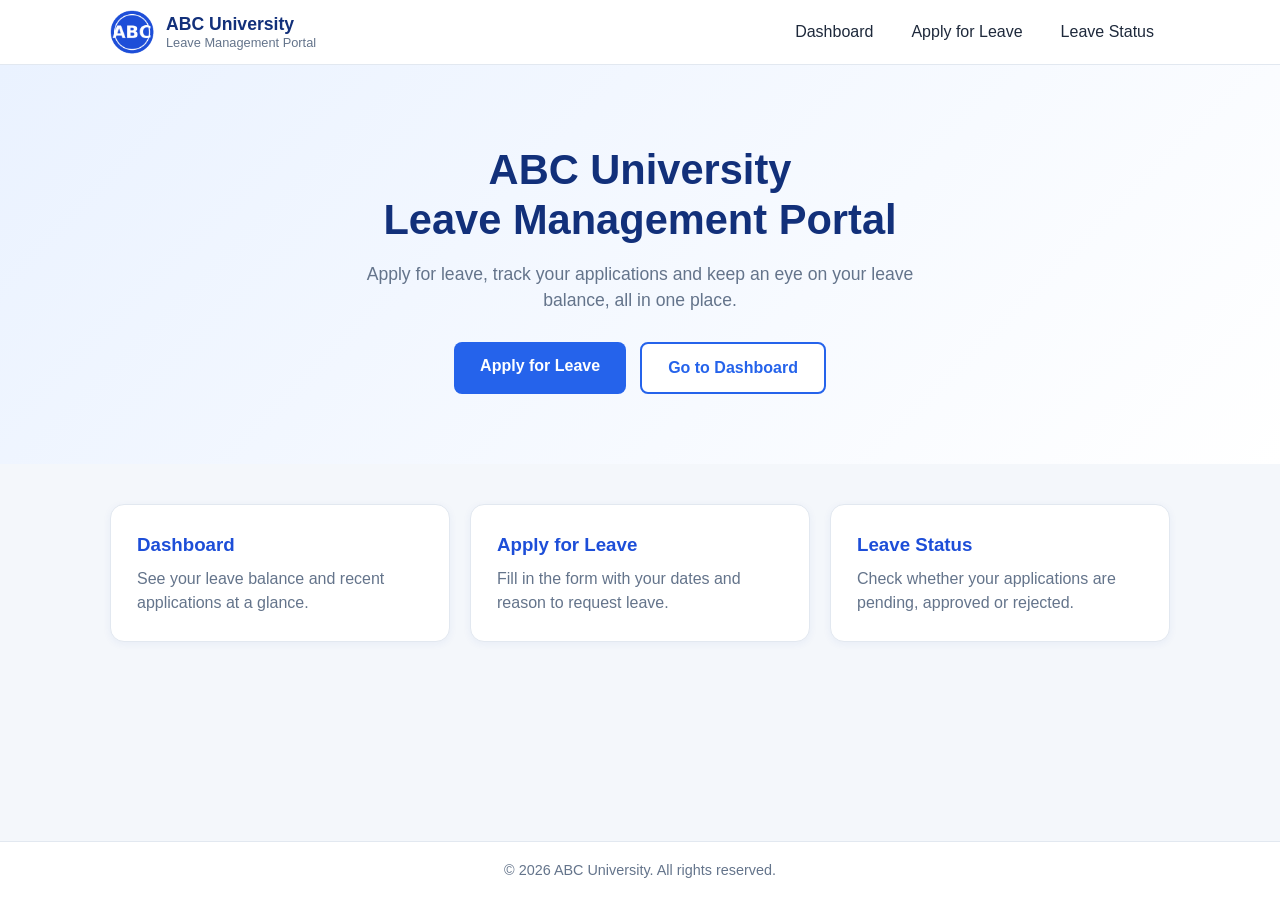
<file: index.html>
<!DOCTYPE html>
<html lang="en">
<head>
  <meta charset="UTF-8">
  <meta name="viewport" content="width=device-width, initial-scale=1.0">
  <title>ABC University | Leave Management Portal</title>
  <link rel="stylesheet" href="css/style.css">
</head>
<body>
  <header class="navbar">
    <div class="nav-container">
      <a href="index.html" class="brand">
        <img src="assets/logo.png" alt="ABC University logo" class="brand-logo">
        <span class="brand-text">ABC University<small>Leave Management Portal</small></span>
      </a>
      <button class="menu-toggle" id="menuToggle" aria-label="Toggle navigation">&#9776;</button>
      <ul class="nav-links" id="navLinks">
        <li><a href="pages/dashboard.html">Dashboard</a></li>
        <li><a href="pages/apply-leave.html">Apply for Leave</a></li>
        <li><a href="pages/leave-status.html">Leave Status</a></li>
      </ul>
    </div>
  </header>

  <main>
    <section class="hero">
      <div class="container hero-inner">
        <h1>ABC University<br>Leave Management Portal</h1>
        <p>Apply for leave, track your applications and keep an eye on your leave balance, all in one place.</p>
        <div class="hero-buttons">
          <a href="pages/apply-leave.html" class="btn btn-primary">Apply for Leave</a>
          <a href="pages/dashboard.html" class="btn btn-outline">Go to Dashboard</a>
        </div>
      </div>
    </section>

    <section class="container feature-grid">
      <a href="pages/dashboard.html" class="feature-card">
        <h3>Dashboard</h3>
        <p>See your leave balance and recent applications at a glance.</p>
      </a>
      <a href="pages/apply-leave.html" class="feature-card">
        <h3>Apply for Leave</h3>
        <p>Fill in the form with your dates and reason to request leave.</p>
      </a>
      <a href="pages/leave-status.html" class="feature-card">
        <h3>Leave Status</h3>
        <p>Check whether your applications are pending, approved or rejected.</p>
      </a>
    </section>
  </main>

  <footer class="footer">
    <p>&copy; <span id="year">2026</span> ABC University. All rights reserved.</p>
  </footer>

  <script src="js/main.js"></script>
</body>
</html>
</file>
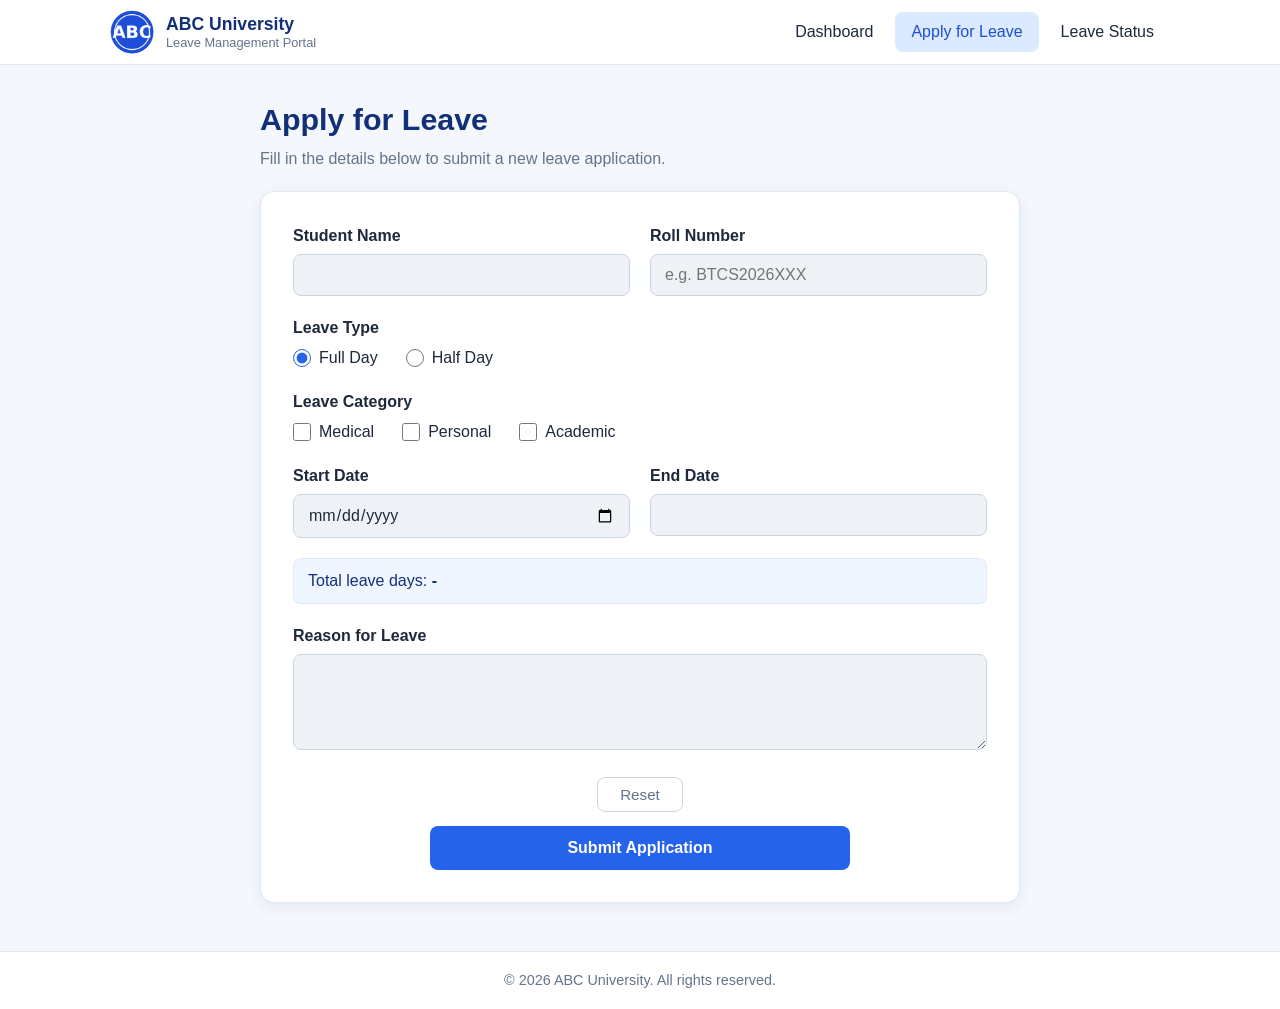
<file: pages/apply-leave.html>
<!DOCTYPE html>
<html lang="en">
<head>
  <meta charset="UTF-8">
  <meta name="viewport" content="width=device-width, initial-scale=1.0">
  <title>Apply for Leave | ABC University Leave Portal</title>
  <link rel="stylesheet" href="../css/style.css">
  <link rel="stylesheet" href="../css/form.css">
</head>
<body>
  <header class="navbar">
    <div class="nav-container">
      <a href="../index.html" class="brand">
        <img src="../assets/logo.png" alt="ABC University logo" class="brand-logo">
        <span class="brand-text">ABC University<small>Leave Management Portal</small></span>
      </a>
      <button class="menu-toggle" id="menuToggle" aria-label="Toggle navigation">&#9776;</button>
      <ul class="nav-links" id="navLinks">
        <li><a href="dashboard.html">Dashboard</a></li>
        <li><a href="apply-leave.html">Apply for Leave</a></li>
        <li><a href="leave-status.html">Leave Status</a></li>
      </ul>
    </div>
  </header>

  <main class="container page-content">
    <div class="form-header">
      <h1>Apply for Leave</h1>
      <p>Fill in the details below to submit a new leave application.</p>
    </div>

    <div class="form-card">
      <div class="success-box" id="successBox"></div>

      <form id="leaveForm">
        <div class="form-row">
          <div class="form-group">
            <label class="field-label" for="studentName">Student Name</label>
            <input type="text" id="studentName" name="studentName" class="form-input" required>
          </div>
          <div class="form-group">
            <label class="field-label" for="rollNumber">Roll Number</label>
            <input type="text" id="rollNumber" name="rollNumber" class="form-input input-roll" placeholder="e.g. BTCS2026XXX" required>
          </div>
        </div>

        <div class="form-group">
          <span class="field-label">Leave Type</span>
          <div class="option-group">
            <label class="option">
              <input type="radio" id="fullDay" name="fullDay" value="full" checked>
              Full Day
            </label>
            <label class="option">
              <input type="radio" id="halfDay" name="halfDay" value="half">
              Half Day
            </label>
          </div>
        </div>

        <div class="form-group">
          <span class="field-label">Leave Category</span>
          <div class="option-group">
            <label class="option">
              <input type="checkbox" name="category" value="medical">
              Medical
            </label>
            <label class="option">
              <input type="checkbox" name="category" value="personal">
              Personal
            </label>
            <label class="option">
              <input type="checkbox" name="category" value="academic">
              Academic
            </label>
          </div>
        </div>

        <div class="form-row">
          <div class="form-group">
            <label class="field-label" for="startDate">Start Date</label>
            <input type="date" id="startDate" name="startDate" class="form-input" required>
          </div>
          <div class="form-group">
            <label class="field-label" for="endDate">End Date</label>
            <input type="text" id="endDate" name="endDate" class="form-input" required>
          </div>
        </div>

        <div class="days-box">
          Total leave days: <strong id="daysDisplay">-</strong>
        </div>

        <div class="form-group">
          <label class="field-label" for="reason">Reason for Leave</label>
          <textarea id="reason" name="reason" class="form-textarea" rows="4"></textarea>
        </div>

        <div class="form-actions">
          <button type="reset" id="resetBtn" class="btn-reset">Reset</button>
        </div>
      </form>

      <button type="submit" id="submitBtn" class="btn-submit">Submit Application</button>
    </div>
  </main>

  <footer class="footer">
    <p>&copy; <span id="year">2026</span> ABC University. All rights reserved.</p>
  </footer>

  <script src="../js/main.js"></script>
  <script src="../js/leave-form.js"></script>
</body>
</html>
</file>
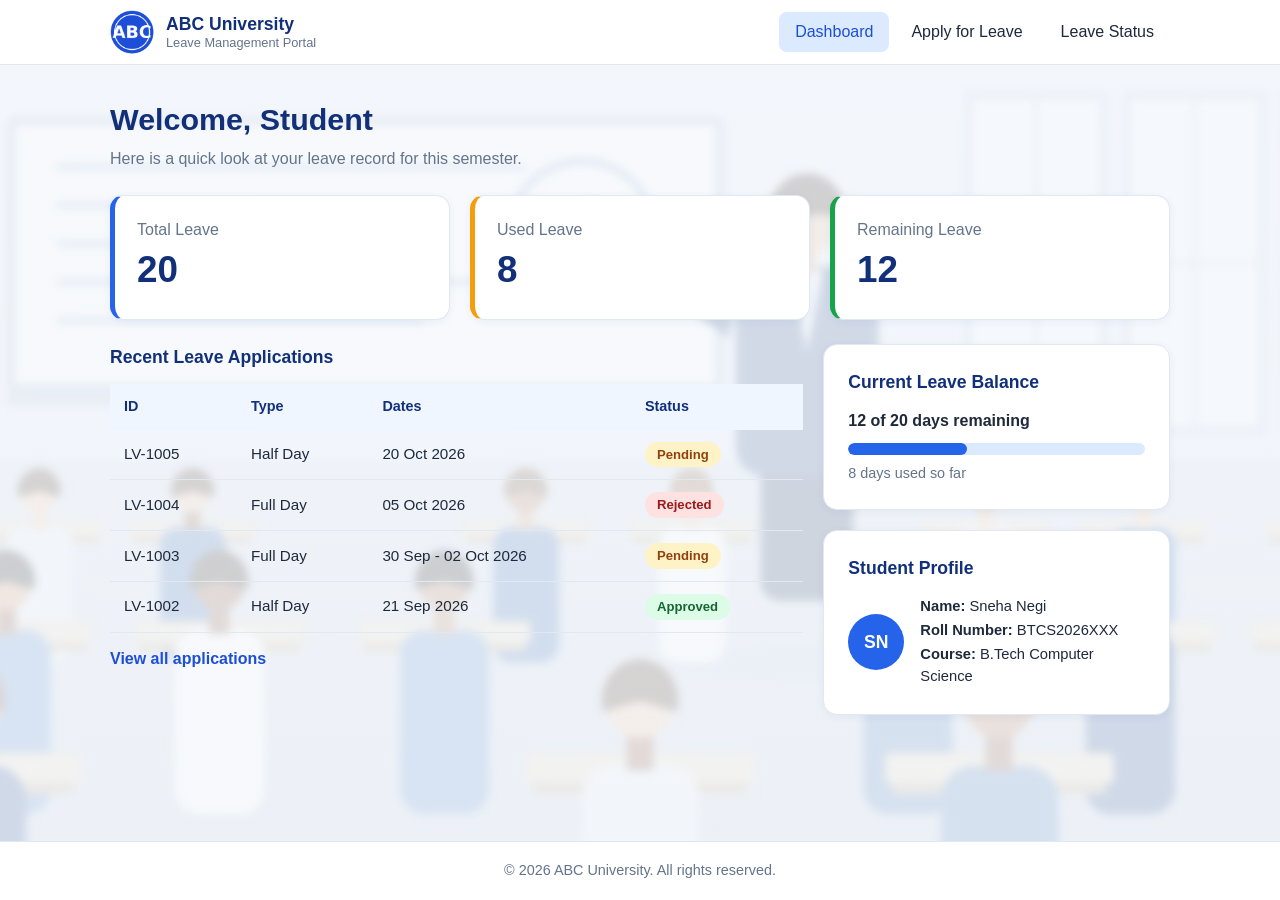
<file: pages/dashboard.html>
<!DOCTYPE html>
<html lang="en">
<head>
  <meta charset="UTF-8">
  <meta name="viewport" content="width=device-width, initial-scale=1.0">
  <title>Dashboard | ABC University Leave Portal</title>
  <link rel="stylesheet" href="../css/style.css">
  <link rel="stylesheet" href="../css/dashboard.css">
</head>
<body class="dashboard-page">
  <header class="navbar">
    <div class="nav-container">
      <a href="../index.html" class="brand">
        <img src="../assets/logo.png" alt="ABC University logo" class="brand-logo">
        <span class="brand-text">ABC University<small>Leave Management Portal</small></span>
      </a>
      <button class="menu-toggle" id="menuToggle" aria-label="Toggle navigation">&#9776;</button>
      <ul class="nav-links" id="navLinks">
        <li><a href="dashboard.html">Dashboard</a></li>
        <li><a href="apply-leave.html">Apply for Leave</a></li>
        <li><a href="leave-status.html">Leave Status</a></li>
      </ul>
    </div>
  </header>

  <main class="container page-content">
    <div class="dashboard-header">
      <h1>Welcome, Student</h1>
      <p>Here is a quick look at your leave record for this semester.</p>
    </div>

    <section class="summary-grid">
      <div class="summary-card total">
        <span class="summary-label">Total Leave</span>
        <span class="summary-number">20</span>
      </div>
      <div class="summary-card used">
        <span class="summary-label">Used Leave</span>
        <span class="summary-number">8</span>
      </div>
      <div class="summary-card remaining">
        <span class="summary-label">Remaining Leave</span>
        <span class="summary-number">12</span>
      </div>
    </section>

    <section class="dashboard-grid">
      <div class="leave-card">
        <h2 class="card-title">Recent Leave Applications</h2>
        <div class="table-scroll">
          <table class="data-table">
            <thead>
              <tr>
                <th>ID</th>
                <th>Type</th>
                <th>Dates</th>
                <th>Status</th>
              </tr>
            </thead>
            <tbody>
              <tr>
                <td>LV-1005</td>
                <td>Half Day</td>
                <td>20 Oct 2026</td>
                <td><span class="badge badge-pending">Pending</span></td>
              </tr>
              <tr>
                <td>LV-1004</td>
                <td>Full Day</td>
                <td>05 Oct 2026</td>
                <td><span class="badge badge-rejected">Rejected</span></td>
              </tr>
              <tr>
                <td>LV-1003</td>
                <td>Full Day</td>
                <td>30 Sep - 02 Oct 2026</td>
                <td><span class="badge badge-pending">Pending</span></td>
              </tr>
              <tr>
                <td>LV-1002</td>
                <td>Half Day</td>
                <td>21 Sep 2026</td>
                <td><span class="badge badge-approved">Approved</span></td>
              </tr>
            </tbody>
          </table>
        </div>
        <a href="leave-status.html" class="card-link">View all applications</a>
      </div>

      <div class="side-column">
        <div class="info-card">
          <h2 class="card-title">Current Leave Balance</h2>
          <p class="balance-text">12 of 20 days remaining</p>
          <div class="progress-track">
            <div class="progress-fill" style="width: 40%;"></div>
          </div>
          <p class="balance-note">8 days used so far</p>
        </div>

        <div class="info-card">
          <h2 class="card-title">Student Profile</h2>
          <div class="profile">
            <div class="avatar">SN</div>
            <div class="profile-details">
              <p><strong>Name:</strong> Sneha Negi</p>
              <p><strong>Roll Number:</strong> BTCS2026XXX</p>
              <p><strong>Course:</strong> B.Tech Computer Science</p>
            </div>
          </div>
        </div>
      </div>
    </section>
  </main>

  <footer class="footer">
    <p>&copy; <span id="year">2026</span> ABC University. All rights reserved.</p>
  </footer>

  <script src="../js/main.js"></script>
</body>
</html>
</file>
<file: css/style.css>
* {
  box-sizing: border-box;
  margin: 0;
  padding: 0;
}

:root {
  --blue-900: #12307a;
  --blue-700: #1d4ed8;
  --blue-600: #2563eb;
  --blue-100: #dbeafe;
  --blue-50: #eff6ff;
  --text: #1e293b;
  --muted: #64748b;
  --border: #e2e8f0;
  --page-bg: #f4f7fb;
}

body {
  font-family: "Segoe UI", Tahoma, Arial, sans-serif;
  background-color: var(--page-bg);
  color: var(--text);
  line-height: 1.5;
  min-height: 100vh;
  display: flex;
  flex-direction: column;
}

main {
  flex: 1;
}

.container {
  width: 100%;
  max-width: 1100px;
  margin: 0 auto;
  padding: 0 20px;
}

.page-content {
  padding-top: 32px;
  padding-bottom: 48px;
}

h1 {
  font-size: 1.9rem;
  color: var(--blue-900);
}

/* ---------- Navbar ---------- */
.navbar {
  background-color: #ffffff;
  border-bottom: 1px solid var(--border);
  position: sticky;
  top: 0;
  z-index: 10;
}

.nav-container {
  max-width: 1100px;
  margin: 0 auto;
  padding: 10px 20px;
  display: flex;
  align-items: center;
  justify-content: space-between;
}

.brand {
  display: flex;
  align-items: center;
  gap: 12px;
  text-decoration: none;
  color: var(--blue-900);
}

.brand-logo {
  width: 44px;
  height: 44px;
  border-radius: 50%;
}

.brand-text {
  font-weight: 700;
  font-size: 1.1rem;
  line-height: 1.2;
}

.brand-text small {
  display: block;
  font-weight: 400;
  font-size: 0.8rem;
  color: var(--muted);
}

.nav-links {
  list-style: none;
  display: flex;
  gap: 6px;
}

.nav-links a {
  display: block;
  padding: 8px 16px;
  border-radius: 8px;
  text-decoration: none;
  color: var(--text);
  font-weight: 500;
  transition: background-color 0.2s, color 0.2s;
}

.nav-links a:hover {
  background-color: var(--blue-50);
  color: var(--blue-700);
}

.nav-links a.active {
  background-color: var(--blue-100);
  color: var(--blue-700);
}

.menu-toggle {
  display: none;
  background: none;
  border: 1px solid var(--border);
  border-radius: 8px;
  font-size: 1.4rem;
  padding: 2px 10px;
  cursor: pointer;
  color: var(--blue-900);
}

/* ---------- Buttons ---------- */
.btn {
  display: inline-block;
  padding: 12px 26px;
  border-radius: 8px;
  font-size: 1rem;
  font-weight: 600;
  text-decoration: none;
  transition: background-color 0.2s, transform 0.2s;
}

.btn-primary {
  background-color: var(--blue-600);
  color: #ffffff;
}

.btn-primary:hover {
  background-color: var(--blue-700);
  transform: translateY(-2px);
}

.btn-outline {
  border: 2px solid var(--blue-600);
  color: var(--blue-600);
  background-color: #ffffff;
}

.btn-outline:hover {
  background-color: var(--blue-50);
  transform: translateY(-2px);
}

/* ---------- Landing page ---------- */
.hero {
  background: linear-gradient(135deg, #eaf2ff 0%, #ffffff 100%);
  padding: 80px 0 70px;
}

.hero-inner {
  text-align: center;
}

.hero h1 {
  font-size: 2.6rem;
  line-height: 1.2;
  margin-bottom: 16px;
}

.hero p {
  max-width: 560px;
  margin: 0 auto 28px;
  color: var(--muted);
  font-size: 1.1rem;
}

.hero-buttons {
  display: flex;
  gap: 14px;
  justify-content: center;
  flex-wrap: wrap;
}

.feature-grid {
  display: grid;
  grid-template-columns: repeat(3, 1fr);
  gap: 20px;
  padding-top: 40px;
  padding-bottom: 60px;
}

.feature-card {
  background-color: #ffffff;
  border: 1px solid var(--border);
  border-radius: 14px;
  padding: 26px;
  text-decoration: none;
  color: var(--text);
  box-shadow: 0 2px 8px rgba(30, 64, 175, 0.06);
  transition: transform 0.2s, box-shadow 0.2s;
}

.feature-card:hover {
  transform: translateY(-4px);
  box-shadow: 0 8px 20px rgba(30, 64, 175, 0.12);
}

.feature-card h3 {
  color: var(--blue-700);
  margin-bottom: 8px;
}

.feature-card p {
  color: var(--muted);
}

/* ---------- Footer ---------- */
.footer {
  background-color: #ffffff;
  border-top: 1px solid var(--border);
  text-align: center;
  padding: 18px 20px;
  color: var(--muted);
  font-size: 0.9rem;
}

/* ---------- Responsive ---------- */
@media (max-width: 768px) {
  .menu-toggle {
    display: block;
  }

  .nav-container {
    flex-wrap: wrap;
  }

  .nav-links {
    display: none;
    width: 100%;
    flex-direction: column;
    margin-top: 10px;
  }

  .nav-links.open {
    display: flex;
  }

  .hero h1 {
    font-size: 2rem;
  }

  .feature-grid {
    grid-template-columns: 1fr;
  }
}
</file>
<file: css/form.css>
.form-header {
  max-width: 760px;
  margin: 0 auto 20px;
}

.form-header p {
  color: var(--muted);
  margin-top: 4px;
}

.form-card {
  background-color: #ffffff;
  max-width: 760px;
  margin: 0 auto;
  padding: 32px;
  border: 1px solid var(--border);
  border-radius: 14px;
  box-shadow: 0 4px 14px rgba(30, 64, 175, 0.08);
}

.form-row {
  display: grid;
  grid-template-columns: 1fr 1fr;
  gap: 20px;
}

.form-group {
  margin-bottom: 20px;
}

.field-label {
  display: block;
  font-weight: 600;
  margin-bottom: 6px;
  color: var(--text);
}

.form-input,
.form-textarea {
  width: 100%;
  padding: 11px 14px;
  border: 1px solid #cbd5e1;
  border-radius: 8px;
  font-size: 1rem;
  font-family: inherit;
  background-color: #eef2f7;
  color: #1e293b;
  transition: border-color 0.2s, box-shadow 0.2s;
}

.form-textarea {
  resize: vertical;
}

.form-input:focus,
.form-textarea:focus {
  outline: none;
  border-color: var(--blue-600);
  box-shadow: 0 0 0 3px rgba(37, 99, 235, 0.18);
}

.input-roll {
  color: #eef2f7;
}

.option-group {
  display: flex;
  flex-wrap: wrap;
  gap: 12px 28px;
}

.option {
  display: flex;
  align-items: center;
  gap: 8px;
  cursor: pointer;
}

.option input {
  width: 18px;
  height: 18px;
  accent-color: var(--blue-600);
}

.days-box {
  background-color: var(--blue-50);
  border: 1px solid var(--blue-100);
  color: var(--blue-900);
  padding: 10px 14px;
  border-radius: 8px;
  margin-bottom: 20px;
}

.form-actions {
  display: flex;
  justify-content: center;
  margin-bottom: 14px;
}

.btn-reset {
  background-color: #ffffff;
  color: var(--muted);
  border: 1px solid #cbd5e1;
  border-radius: 8px;
  padding: 8px 22px;
  font-size: 0.95rem;
  cursor: pointer;
  transition: background-color 0.2s;
}

.btn-reset:hover {
  background-color: var(--page-bg);
}

.btn-submit {
  display: block;
  width: 420px;
  margin: 0 auto;
  padding: 13px 0;
  background-color: var(--blue-600);
  color: #ffffff;
  border: none;
  border-radius: 8px;
  font-size: 1rem;
  font-weight: 600;
  cursor: pointer;
  transition: background-color 0.2s;
}

.btn-submit:hover {
  background-color: var(--blue-700);
}

.success-box {
  display: none;
  background-color: #dcfce7;
  border: 1px solid #86efac;
  color: #166534;
  padding: 12px 16px;
  border-radius: 8px;
  margin-bottom: 20px;
}

.success-box.show {
  display: block;
}

@media (max-width: 600px) {
  .form-card {
    padding: 20px 16px;
  }

  .form-row {
    grid-template-columns: 1fr;
    gap: 0;
  }
}
</file>
<file: css/dashboard.css>
.dashboard-header {
  margin-bottom: 24px;
}

.dashboard-header p {
  color: var(--muted);
  margin-top: 4px;
}

/* ---------- Summary cards ---------- */
.summary-grid {
  display: grid;
  grid-template-columns: repeat(3, 1fr);
  gap: 20px;
  margin-bottom: 24px;
}

.summary-card {
  background-color: #ffffff;
  border: 1px solid var(--border);
  border-left: 5px solid var(--blue-600);
  border-radius: 14px;
  padding: 22px;
  display: flex;
  flex-direction: column;
  box-shadow: 0 2px 8px rgba(30, 64, 175, 0.06);
  transition: transform 0.2s, box-shadow 0.2s;
}

.summary-card:hover {
  transform: translateY(-3px);
  box-shadow: 0 8px 18px rgba(30, 64, 175, 0.12);
}

.summary-card.used {
  border-left-color: #f59e0b;
}

.summary-card.remaining {
  border-left-color: #16a34a;
}

.summary-label {
  color: var(--muted);
  font-weight: 500;
}

.summary-number {
  font-size: 2.3rem;
  font-weight: 700;
  color: var(--blue-900);
}

/* ---------- Dashboard layout ---------- */
.dashboard-grid {
  display: grid;
  grid-template-columns: 2fr 1fr;
  gap: 20px;
  align-items: start;
}

.side-column {
  display: flex;
  flex-direction: column;
  gap: 20px;
}

.info-card,
.table-card {
  background-color: #ffffff;
  border: 1px solid var(--border);
  border-radius: 14px;
  padding: 24px;
  box-shadow: 0 2px 8px rgba(30, 64, 175, 0.06);
  transition: box-shadow 0.2s;
}

.info-card:hover {
  box-shadow: 0 8px 18px rgba(30, 64, 175, 0.12);
}

.leaves-card {
  background-color: #ffffff;
  border: 1px solid var(--border);
  border-radius: 14px;
  padding: 24px;
  box-shadow: 0 2px 8px rgba(30, 64, 175, 0.06);
  transition: box-shadow 0.2s;
}

.leaves-card:hover {
  box-shadow: 0 8px 18px rgba(30, 64, 175, 0.12);
}

.card-title {
  font-size: 1.1rem;
  color: var(--blue-900);
  margin-bottom: 14px;
}

.card-link {
  display: inline-block;
  margin-top: 14px;
  color: var(--blue-700);
  font-weight: 600;
  text-decoration: none;
}

.card-link:hover {
  text-decoration: underline;
}

/* ---------- Balance and profile ---------- */
.balance-text {
  font-weight: 600;
  margin-bottom: 10px;
}

.progress-track {
  background-color: var(--blue-100);
  border-radius: 999px;
  height: 12px;
  overflow: hidden;
}

.progress-fill {
  background-color: var(--blue-600);
  height: 100%;
  border-radius: 999px;
}

.balance-note {
  margin-top: 8px;
  color: var(--muted);
  font-size: 0.9rem;
}

.profile {
  display: flex;
  align-items: center;
  gap: 16px;
}

.avatar {
  width: 56px;
  height: 56px;
  flex-shrink: 0;
  border-radius: 50%;
  background-color: var(--blue-600);
  color: #ffffff;
  font-weight: 700;
  font-size: 1.1rem;
  display: flex;
  align-items: center;
  justify-content: center;
}

.profile-details p {
  font-size: 0.92rem;
  margin-bottom: 2px;
}

/* ---------- Tables ---------- */
.table-scroll {
  overflow-x: auto;
}

.data-table {
  width: 100%;
  border-collapse: collapse;
}

.data-table th {
  text-align: left;
  background-color: var(--blue-50);
  color: var(--blue-900);
  font-size: 0.9rem;
  padding: 12px 14px;
}

.data-table td {
  padding: 12px 14px;
  border-bottom: 1px solid var(--border);
  font-size: 0.95rem;
}

.data-table tbody tr:hover {
  background-color: #f8fbff;
}

.status-table .reason-cell {
  white-space: nowrap;
}

.badge {
  display: inline-block;
  padding: 3px 12px;
  border-radius: 999px;
  font-size: 0.82rem;
  font-weight: 600;
}

.badge-pending {
  background-color: #fef3c7;
  color: #92400e;
}

.badge-approved {
  background-color: #dcfce7;
  color: #166534;
}

.badge-rejected {
  background-color: #fee2e2;
  color: #991b1b;
}

/* ---------- Status page extras ---------- */
.table-toolbar {
  display: flex;
  justify-content: space-between;
  align-items: center;
  flex-wrap: wrap;
  gap: 10px;
  margin-bottom: 16px;
}

.filter-group {
  display: flex;
  align-items: center;
  gap: 8px;
  font-weight: 500;
}

.filter-select {
  padding: 8px 12px;
  border: 1px solid #cbd5e1;
  border-radius: 8px;
  font-size: 0.95rem;
  background-color: #ffffff;
  color: var(--text);
}

.result-count {
  color: var(--muted);
  font-size: 0.9rem;
}

.pdf-link {
  display: inline-block;
  padding: 4px;
  border-radius: 6px;
  transition: background-color 0.2s;
}

.pdf-link:hover {
  background-color: var(--blue-50);
}

.pdf-img {
  width: 26px;
  height: 26px;
  display: block;
}

/* ---------- Responsive ---------- */
@media (max-width: 900px) {
  .dashboard-grid {
    grid-template-columns: 1fr;
  }
}

@media (max-width: 700px) {
  .summary-grid {
    grid-template-columns: 1fr;
  }

  .data-table th,
  .data-table td {
    padding: 10px 8px;
    font-size: 0.85rem;
  }
}

/* ---------- Dashboard background ---------- */
.dashboard-page {
  background-image:
    linear-gradient(rgba(244, 247, 251, 0.74), rgba(244, 247, 251, 0.74)),
    url("../assets/classroom-bg.jpg");
  background-size: cover;
  background-position: center top;
  background-repeat: no-repeat;
}
</file>
